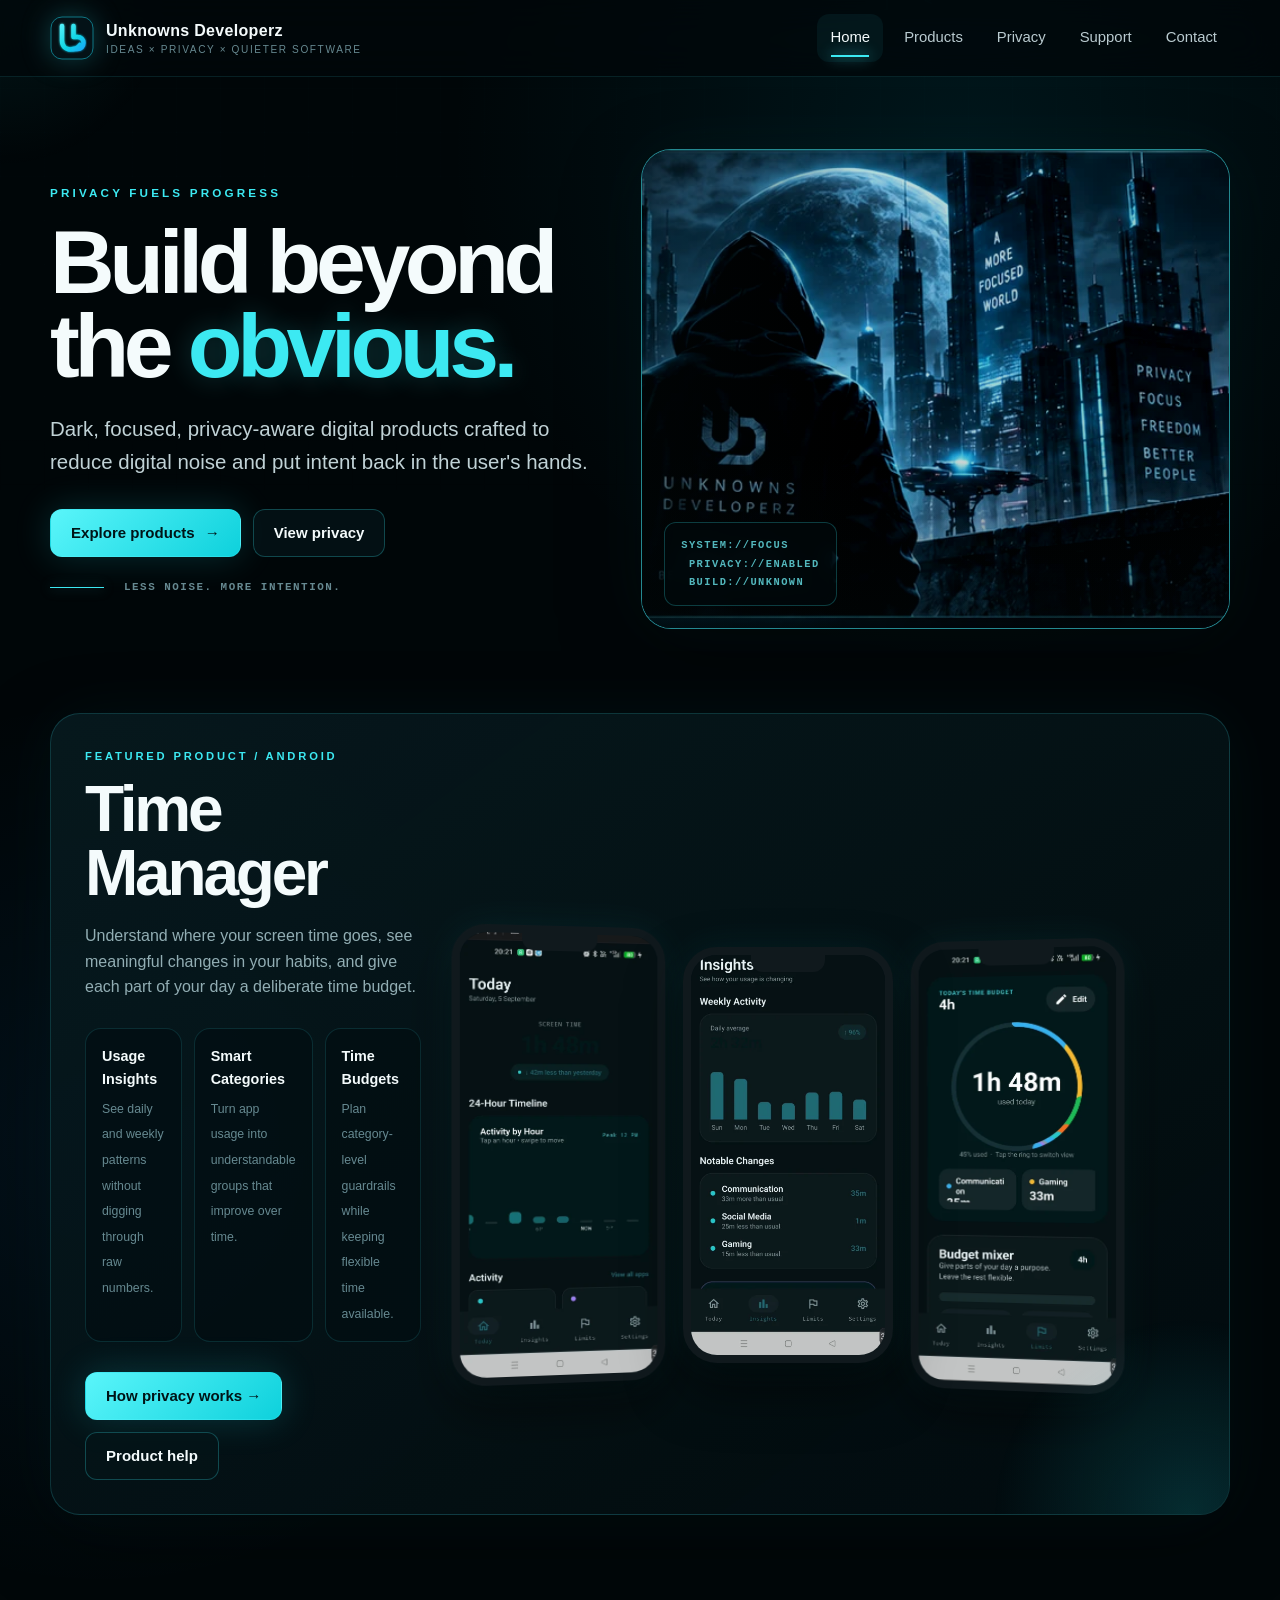
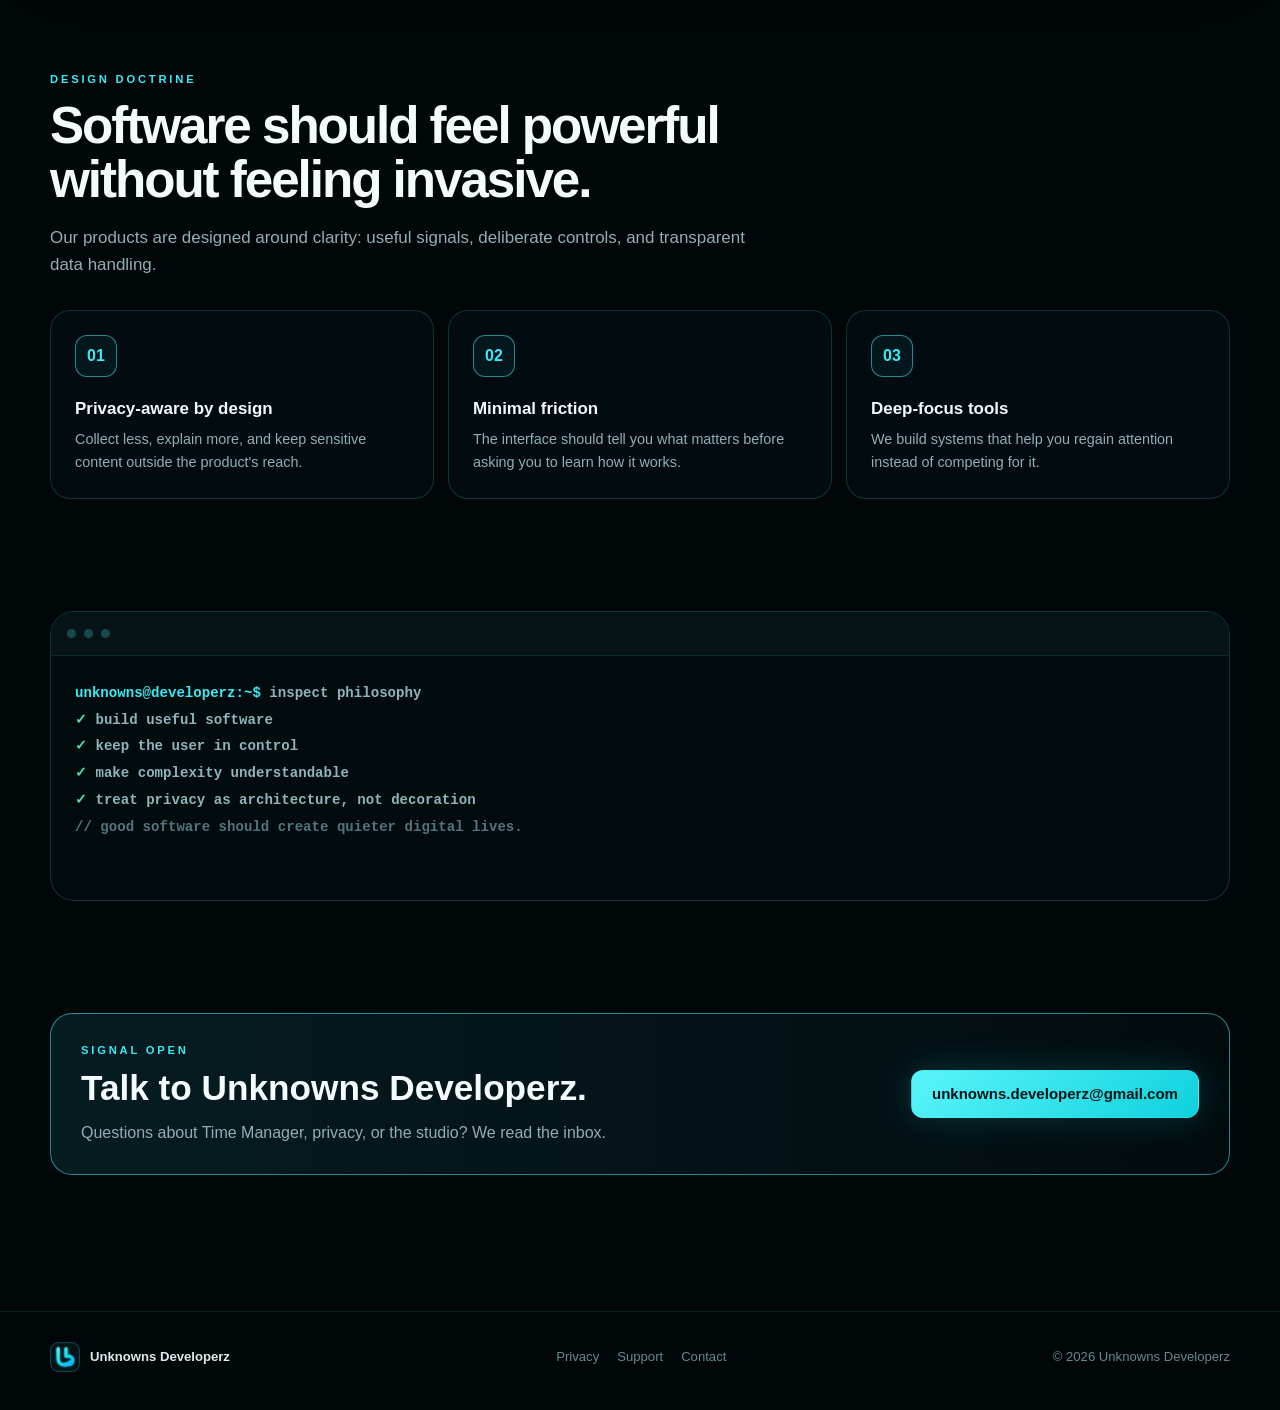
<file: index.html>
<!doctype html>
<html lang="en">
<head>
  <meta name="google-site-verification" content="OIsdJfDUJ1OeatYktnHl2rzhOvoHxpeQetg7ut5iqDo" />
  <meta charset="utf-8" />
  <meta name="viewport" content="width=device-width, initial-scale=1" />
  <meta name="theme-color" content="#010709" />
  <meta name="description" content="Unknowns Developerz builds focused, privacy-aware digital products. Meet Time Manager, a calmer way to understand screen time and build intentional habits." />
  <title>Unknowns Developerz — Build Beyond the Obvious</title>
  <link rel="icon" href="assets/favicon.svg" type="image/svg+xml" />
  <link rel="stylesheet" href="styles.css" />
</head>
<body>
  <a class="skip-link" href="#main">Skip to content</a>
  <canvas id="matrix" aria-hidden="true"></canvas>
  <div class="cursor-glow" aria-hidden="true"></div>

  <header class="site-header">
    <div class="shell nav">
      <a class="brand" href="./" aria-label="Unknowns Developerz home">
        <img src="assets/logo.svg" alt="" />
        <span class="brand-copy"><strong>Unknowns Developerz</strong><span>Ideas × privacy × quieter software</span></span>
      </a>
      <button class="menu-button" type="button" aria-label="Open navigation" aria-expanded="false">☰</button>
      <nav class="nav-links" aria-label="Primary navigation">
        <a class="active" href="./">Home</a>
        <a href="#products">Products</a>
        <a href="privacy/">Privacy</a>
        <a href="support/">Support</a>
        <a href="mailto:unknowns.developerz@gmail.com">Contact</a>
      </nav>
    </div>
  </header>

  <main id="main">
    <section class="hero">
      <div class="shell hero-grid">
        <div class="reveal">
          <div class="eyebrow">Privacy fuels progress</div>
          <h1>Build beyond<br>the <span class="glow">obvious.</span></h1>
          <p class="lead">Dark, focused, privacy-aware digital products crafted to reduce digital noise and put intent back in the user's hands.</p>
          <div class="cta-row">
            <a class="btn primary" href="#products">Explore products <span>→</span></a>
            <a class="btn" href="privacy/">View privacy</a>
          </div>
          <div class="signal-strip">Less noise. More intention.</div>
        </div>
        <div class="hero-art reveal" aria-label="Futuristic Unknowns Developerz cyber city artwork">
          <img src="assets/hero-cyber.webp" alt="A hooded cyber figure overlooking a futuristic neon city" />
          <div class="scanline" aria-hidden="true"></div>
        </div>
      </div>
    </section>

    <section id="products" class="section tight">
      <div class="shell">
        <div class="product-panel reveal">
          <div class="product-grid">
            <div class="product-copy">
              <div class="micro">Featured product / Android</div>
              <h3>Time Manager</h3>
              <p>Understand where your screen time goes, see meaningful changes in your habits, and give each part of your day a deliberate time budget.</p>
              <div class="feature-list">
                <div class="feature-mini"><strong>Usage Insights</strong><span>See daily and weekly patterns without digging through raw numbers.</span></div>
                <div class="feature-mini"><strong>Smart Categories</strong><span>Turn app usage into understandable groups that improve over time.</span></div>
                <div class="feature-mini"><strong>Time Budgets</strong><span>Plan category-level guardrails while keeping flexible time available.</span></div>
              </div>
              <div class="cta-row"><a class="btn primary" href="privacy/">How privacy works →</a><a class="btn" href="support/">Product help</a></div>
            </div>
            <div class="device-stage" aria-label="Time Manager app screens">
              <div class="phone today"><img src="assets/time-manager-today.webp" alt="Time Manager Today screen" /></div>
              <div class="phone insights"><img src="assets/time-manager-insights.webp" alt="Time Manager Insights screen" /></div>
              <div class="phone limits"><img src="assets/time-manager-limits.webp" alt="Time Manager Limits screen" /></div>
            </div>
          </div>
        </div>
      </div>
    </section>

    <section class="section">
      <div class="shell">
        <div class="section-heading reveal">
          <div class="micro">Design doctrine</div>
          <h2>Software should feel powerful without feeling invasive.</h2>
          <p>Our products are designed around clarity: useful signals, deliberate controls, and transparent data handling.</p>
        </div>
        <div class="principles">
          <article class="principle reveal"><div class="icon">01</div><h3>Privacy-aware by design</h3><p>Collect less, explain more, and keep sensitive content outside the product's reach.</p></article>
          <article class="principle reveal"><div class="icon">02</div><h3>Minimal friction</h3><p>The interface should tell you what matters before asking you to learn how it works.</p></article>
          <article class="principle reveal"><div class="icon">03</div><h3>Deep-focus tools</h3><p>We build systems that help you regain attention instead of competing for it.</p></article>
        </div>
      </div>
    </section>

    <section class="section tight">
      <div class="shell">
        <div class="terminal-card reveal" aria-label="Unknowns Developerz system principles">
          <div class="terminal-top"><span class="dot"></span><span class="dot"></span><span class="dot"></span></div>
          <div class="terminal-body">
            <div><span class="prompt">unknowns@developerz:~$</span> inspect philosophy</div>
            <div><span class="ok">✓</span> build useful software</div>
            <div><span class="ok">✓</span> keep the user in control</div>
            <div><span class="ok">✓</span> make complexity understandable</div>
            <div><span class="ok">✓</span> treat privacy as architecture, not decoration</div>
            <div class="dim">// good software should create quieter digital lives.</div>
          </div>
        </div>
      </div>
    </section>

    <section class="section tight">
      <div class="shell contact-band reveal">
        <div><div class="micro">Signal open</div><h2>Talk to Unknowns Developerz.</h2><p>Questions about Time Manager, privacy, or the studio? We read the inbox.</p></div>
        <a class="btn primary" href="mailto:unknowns.developerz@gmail.com">unknowns.developerz@gmail.com</a>
      </div>
    </section>
  </main>

  <footer class="site-footer">
    <div class="shell footer-inner">
      <div class="footer-brand"><img src="assets/logo.svg" alt="" /><span>Unknowns Developerz</span></div>
      <div class="footer-links"><a href="privacy/">Privacy</a><a href="support/">Support</a><a href="mailto:unknowns.developerz@gmail.com">Contact</a></div>
      <div>© 2026 Unknowns Developerz</div>
    </div>
  </footer>
  <script src="app.js"></script>
</body>
</html>
</file>
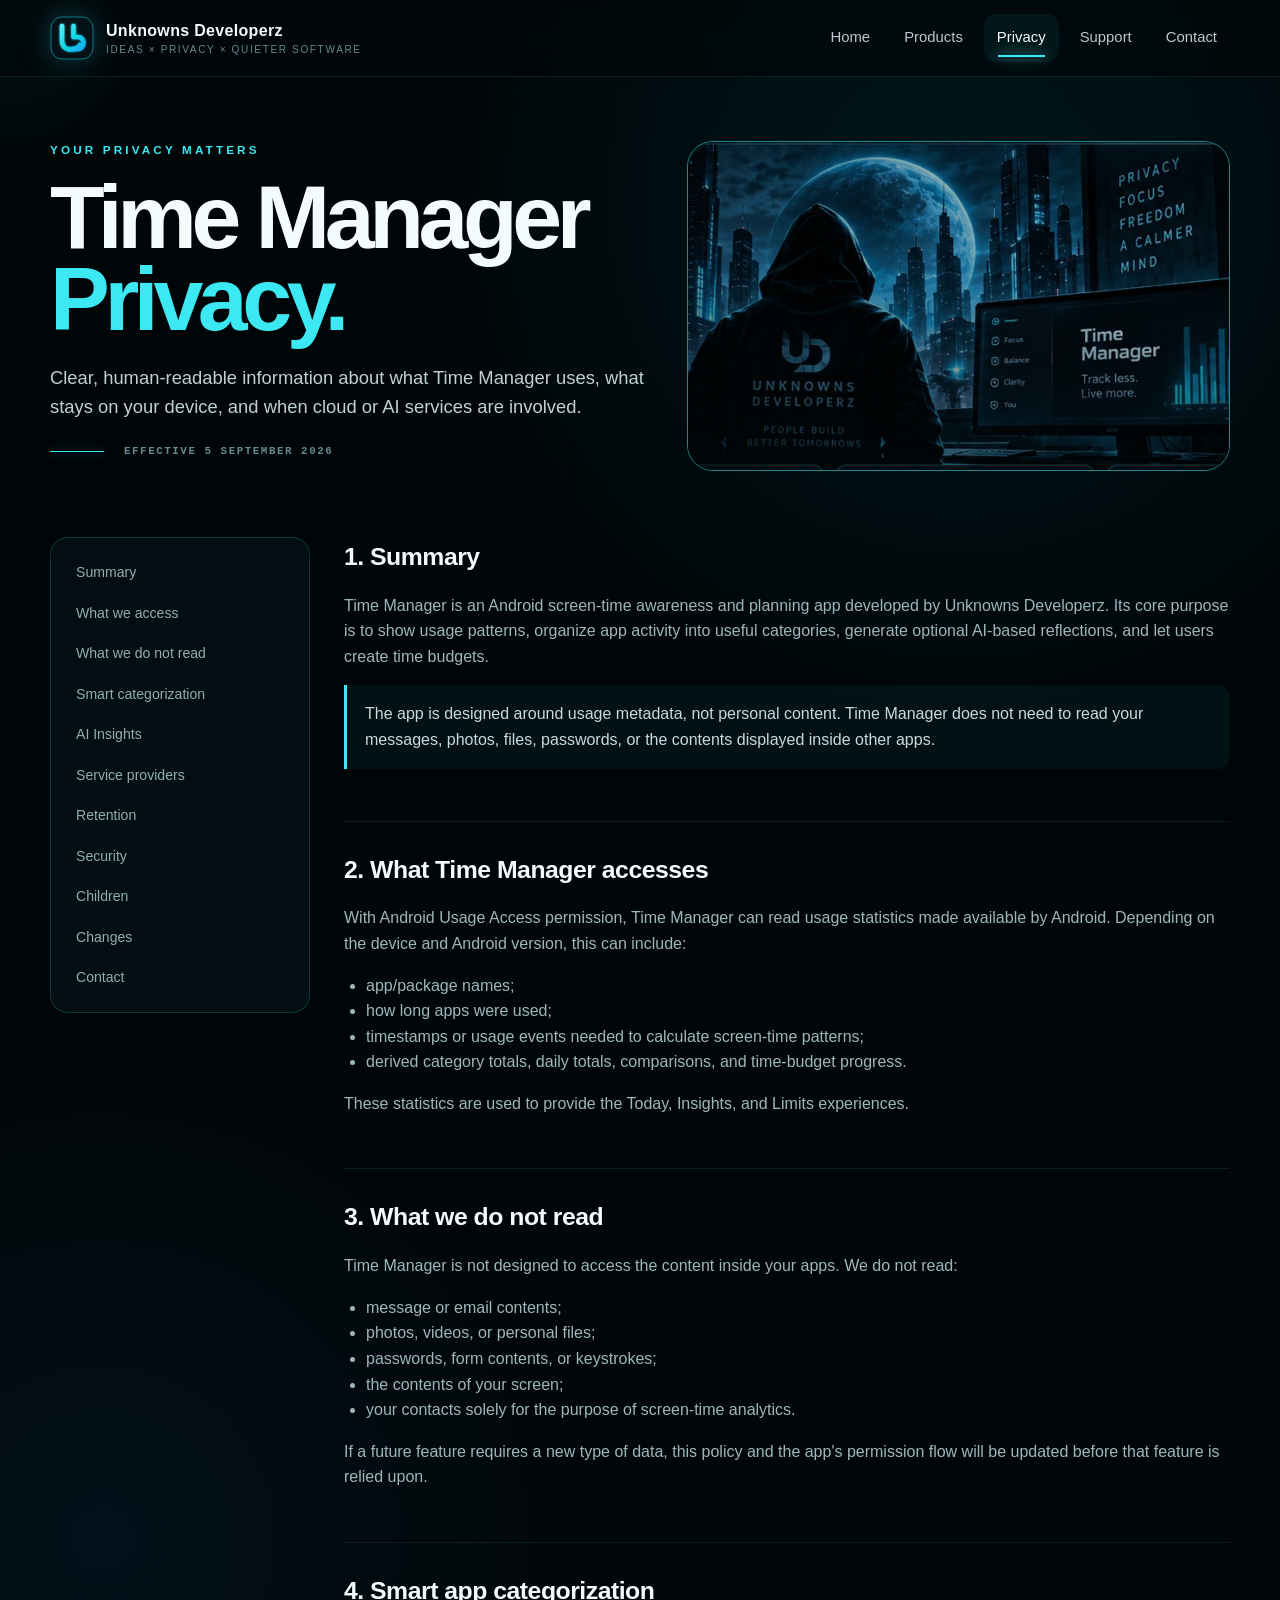
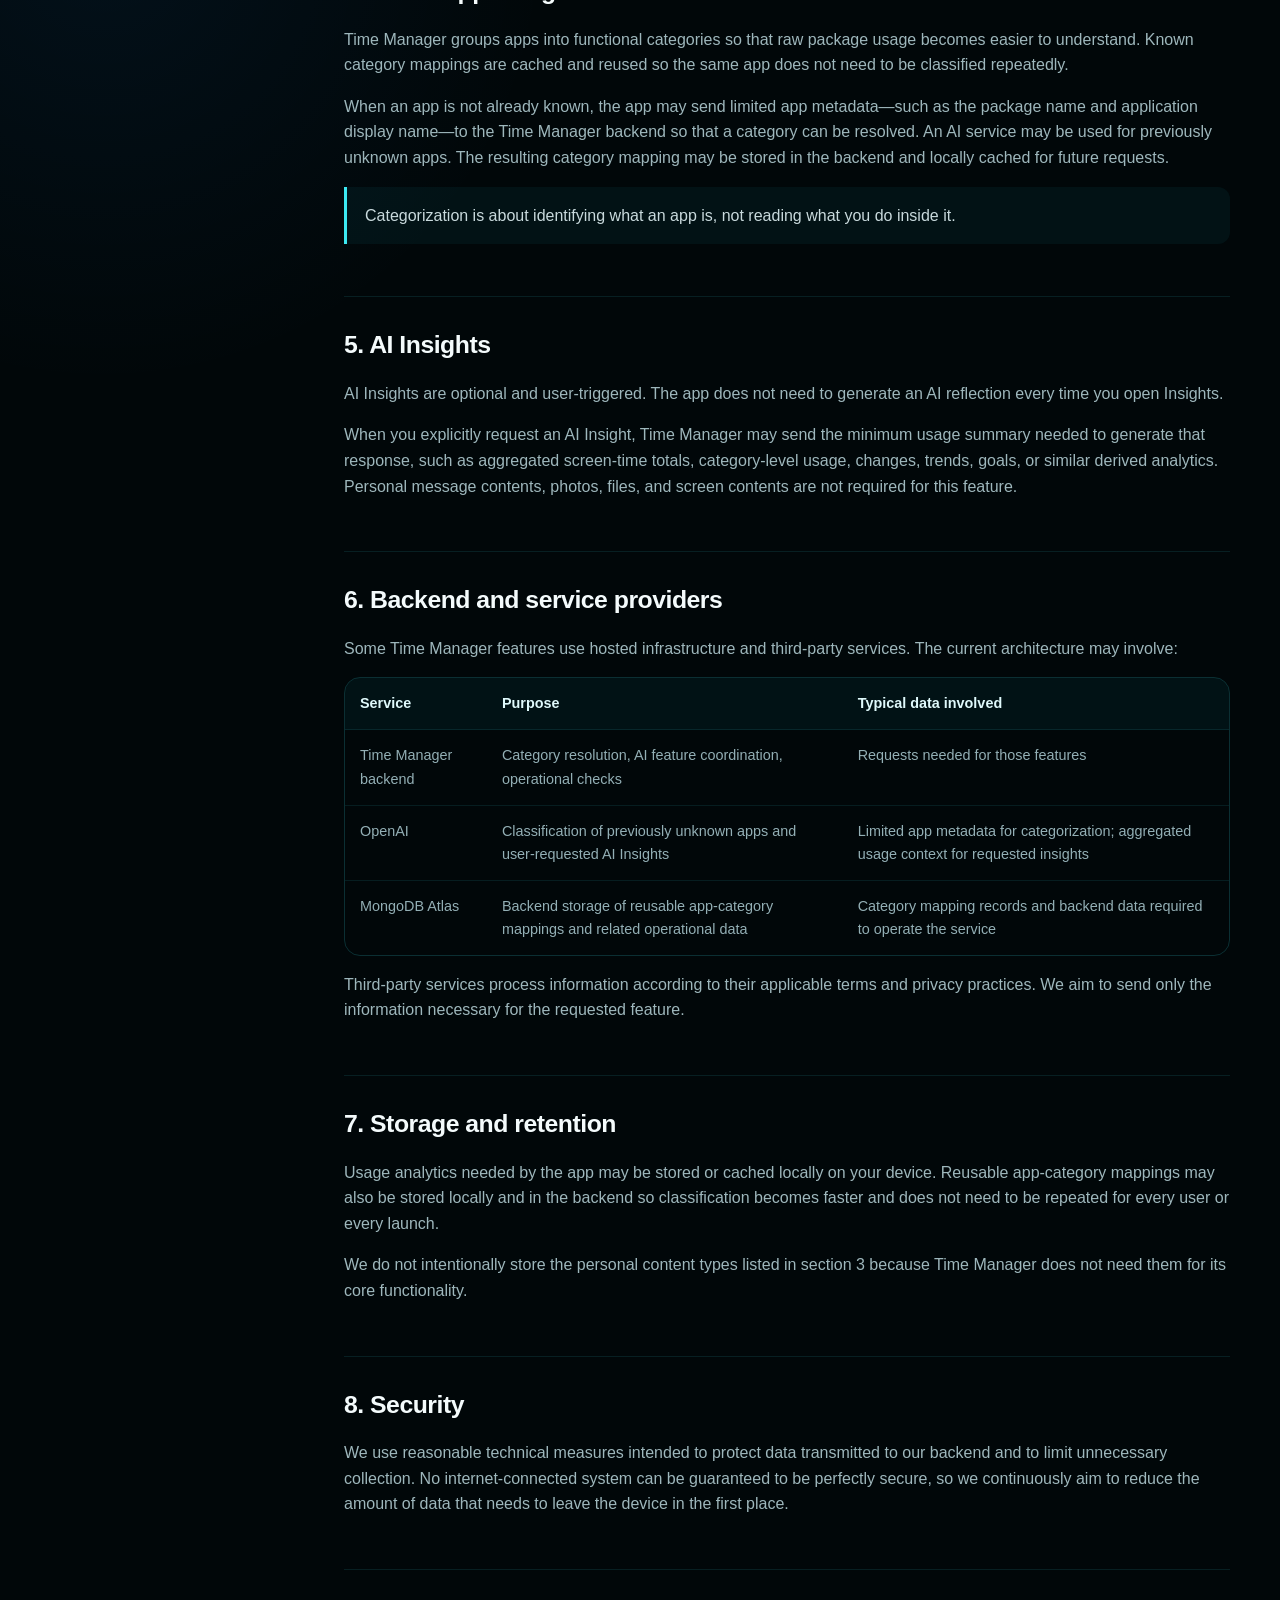
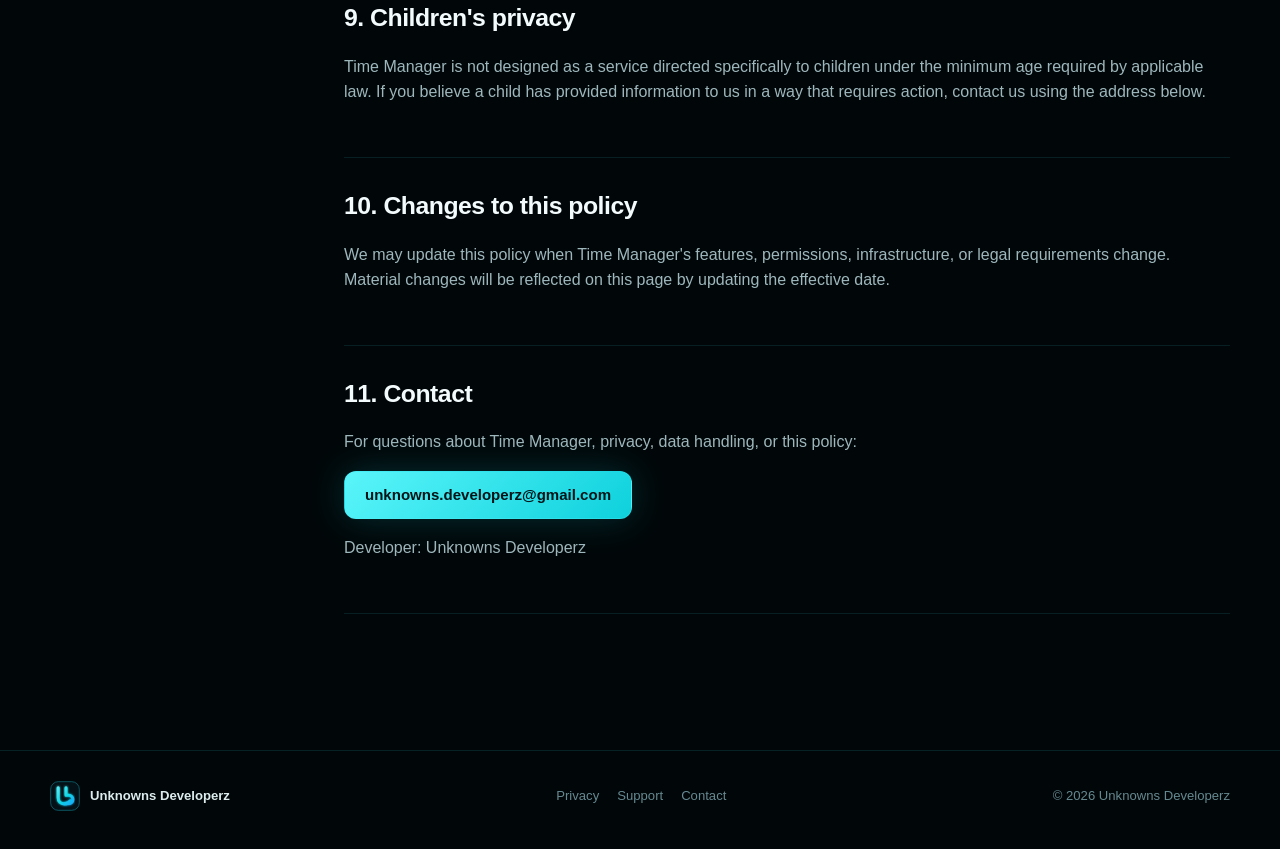
<file: privacy/index.html>
<!doctype html>
<html lang="en">
<head>
  <meta charset="utf-8" />
  <meta name="viewport" content="width=device-width, initial-scale=1" />
  <meta name="theme-color" content="#010709" />
  <meta name="description" content="Privacy Policy for Time Manager by Unknowns Developerz." />
  <title>Time Manager Privacy — Unknowns Developerz</title>
  <link rel="icon" href="../assets/favicon.svg" type="image/svg+xml" />
  <link rel="stylesheet" href="../styles.css" />
</head>
<body>
  <a class="skip-link" href="#main">Skip to content</a>
  <canvas id="matrix" aria-hidden="true"></canvas><div class="cursor-glow" aria-hidden="true"></div>
  <header class="site-header"><div class="shell nav">
    <a class="brand" href="../"><img src="../assets/logo.svg" alt="" /><span class="brand-copy"><strong>Unknowns Developerz</strong><span>Ideas × privacy × quieter software</span></span></a>
    <button class="menu-button" type="button" aria-label="Open navigation" aria-expanded="false">☰</button>
    <nav class="nav-links" aria-label="Primary navigation"><a href="../">Home</a><a href="../#products">Products</a><a class="active" href="./">Privacy</a><a href="../support/">Support</a><a href="mailto:unknowns.developerz@gmail.com">Contact</a></nav>
  </div></header>

  <main id="main">
    <section class="page-hero">
      <div class="shell page-hero-grid">
        <div class="reveal"><div class="eyebrow">Your privacy matters</div><h1>Time Manager<br><span>Privacy.</span></h1><p>Clear, human-readable information about what Time Manager uses, what stays on your device, and when cloud or AI services are involved.</p><div class="signal-strip">Effective 5 September 2026</div></div>
        <div class="page-art reveal"><img src="../assets/privacy-cyber.webp" alt="Futuristic privacy-focused cyber workspace" /></div>
      </div>
    </section>

    <section class="section tight">
      <div class="shell policy-layout">
        <aside class="policy-nav" aria-label="Privacy sections">
          <a href="#summary">Summary</a><a href="#access">What we access</a><a href="#not-read">What we do not read</a><a href="#categorization">Smart categorization</a><a href="#ai">AI Insights</a><a href="#providers">Service providers</a><a href="#retention">Retention</a><a href="#security">Security</a><a href="#children">Children</a><a href="#changes">Changes</a><a href="#contact">Contact</a>
        </aside>
        <article class="policy-content">
          <section id="summary" class="policy-section"><h2>1. Summary</h2><p>Time Manager is an Android screen-time awareness and planning app developed by Unknowns Developerz. Its core purpose is to show usage patterns, organize app activity into useful categories, generate optional AI-based reflections, and let users create time budgets.</p><div class="policy-note">The app is designed around usage metadata, not personal content. Time Manager does not need to read your messages, photos, files, passwords, or the contents displayed inside other apps.</div></section>

          <section id="access" class="policy-section"><h2>2. What Time Manager accesses</h2><p>With Android Usage Access permission, Time Manager can read usage statistics made available by Android. Depending on the device and Android version, this can include:</p><ul><li>app/package names;</li><li>how long apps were used;</li><li>timestamps or usage events needed to calculate screen-time patterns;</li><li>derived category totals, daily totals, comparisons, and time-budget progress.</li></ul><p>These statistics are used to provide the Today, Insights, and Limits experiences.</p></section>

          <section id="not-read" class="policy-section"><h2>3. What we do not read</h2><p>Time Manager is not designed to access the content inside your apps. We do not read:</p><ul><li>message or email contents;</li><li>photos, videos, or personal files;</li><li>passwords, form contents, or keystrokes;</li><li>the contents of your screen;</li><li>your contacts solely for the purpose of screen-time analytics.</li></ul><p>If a future feature requires a new type of data, this policy and the app's permission flow will be updated before that feature is relied upon.</p></section>

          <section id="categorization" class="policy-section"><h2>4. Smart app categorization</h2><p>Time Manager groups apps into functional categories so that raw package usage becomes easier to understand. Known category mappings are cached and reused so the same app does not need to be classified repeatedly.</p><p>When an app is not already known, the app may send limited app metadata—such as the package name and application display name—to the Time Manager backend so that a category can be resolved. An AI service may be used for previously unknown apps. The resulting category mapping may be stored in the backend and locally cached for future requests.</p><div class="policy-note">Categorization is about identifying what an app is, not reading what you do inside it.</div></section>

          <section id="ai" class="policy-section"><h2>5. AI Insights</h2><p>AI Insights are optional and user-triggered. The app does not need to generate an AI reflection every time you open Insights.</p><p>When you explicitly request an AI Insight, Time Manager may send the minimum usage summary needed to generate that response, such as aggregated screen-time totals, category-level usage, changes, trends, goals, or similar derived analytics. Personal message contents, photos, files, and screen contents are not required for this feature.</p></section>

          <section id="providers" class="policy-section"><h2>6. Backend and service providers</h2><p>Some Time Manager features use hosted infrastructure and third-party services. The current architecture may involve:</p>
            <table class="data-table"><thead><tr><th>Service</th><th>Purpose</th><th>Typical data involved</th></tr></thead><tbody>
              <tr><td>Time Manager backend</td><td>Category resolution, AI feature coordination, operational checks</td><td>Requests needed for those features</td></tr>
              <tr><td>OpenAI</td><td>Classification of previously unknown apps and user-requested AI Insights</td><td>Limited app metadata for categorization; aggregated usage context for requested insights</td></tr>
              <tr><td>MongoDB Atlas</td><td>Backend storage of reusable app-category mappings and related operational data</td><td>Category mapping records and backend data required to operate the service</td></tr>
            </tbody></table>
            <p>Third-party services process information according to their applicable terms and privacy practices. We aim to send only the information necessary for the requested feature.</p>
          </section>

          <section id="retention" class="policy-section"><h2>7. Storage and retention</h2><p>Usage analytics needed by the app may be stored or cached locally on your device. Reusable app-category mappings may also be stored locally and in the backend so classification becomes faster and does not need to be repeated for every user or every launch.</p><p>We do not intentionally store the personal content types listed in section 3 because Time Manager does not need them for its core functionality.</p></section>

          <section id="security" class="policy-section"><h2>8. Security</h2><p>We use reasonable technical measures intended to protect data transmitted to our backend and to limit unnecessary collection. No internet-connected system can be guaranteed to be perfectly secure, so we continuously aim to reduce the amount of data that needs to leave the device in the first place.</p></section>

          <section id="children" class="policy-section"><h2>9. Children's privacy</h2><p>Time Manager is not designed as a service directed specifically to children under the minimum age required by applicable law. If you believe a child has provided information to us in a way that requires action, contact us using the address below.</p></section>

          <section id="changes" class="policy-section"><h2>10. Changes to this policy</h2><p>We may update this policy when Time Manager's features, permissions, infrastructure, or legal requirements change. Material changes will be reflected on this page by updating the effective date.</p></section>

          <section id="contact" class="policy-section"><h2>11. Contact</h2><p>For questions about Time Manager, privacy, data handling, or this policy:</p><p><a class="btn primary" href="mailto:unknowns.developerz@gmail.com">unknowns.developerz@gmail.com</a></p><p>Developer: Unknowns Developerz</p></section>
        </article>
      </div>
    </section>
  </main>

  <footer class="site-footer"><div class="shell footer-inner"><div class="footer-brand"><img src="../assets/logo.svg" alt="" /><span>Unknowns Developerz</span></div><div class="footer-links"><a href="./">Privacy</a><a href="../support/">Support</a><a href="mailto:unknowns.developerz@gmail.com">Contact</a></div><div>© 2026 Unknowns Developerz</div></div></footer>
  <script src="../app.js"></script>
</body>
</html>
</file>
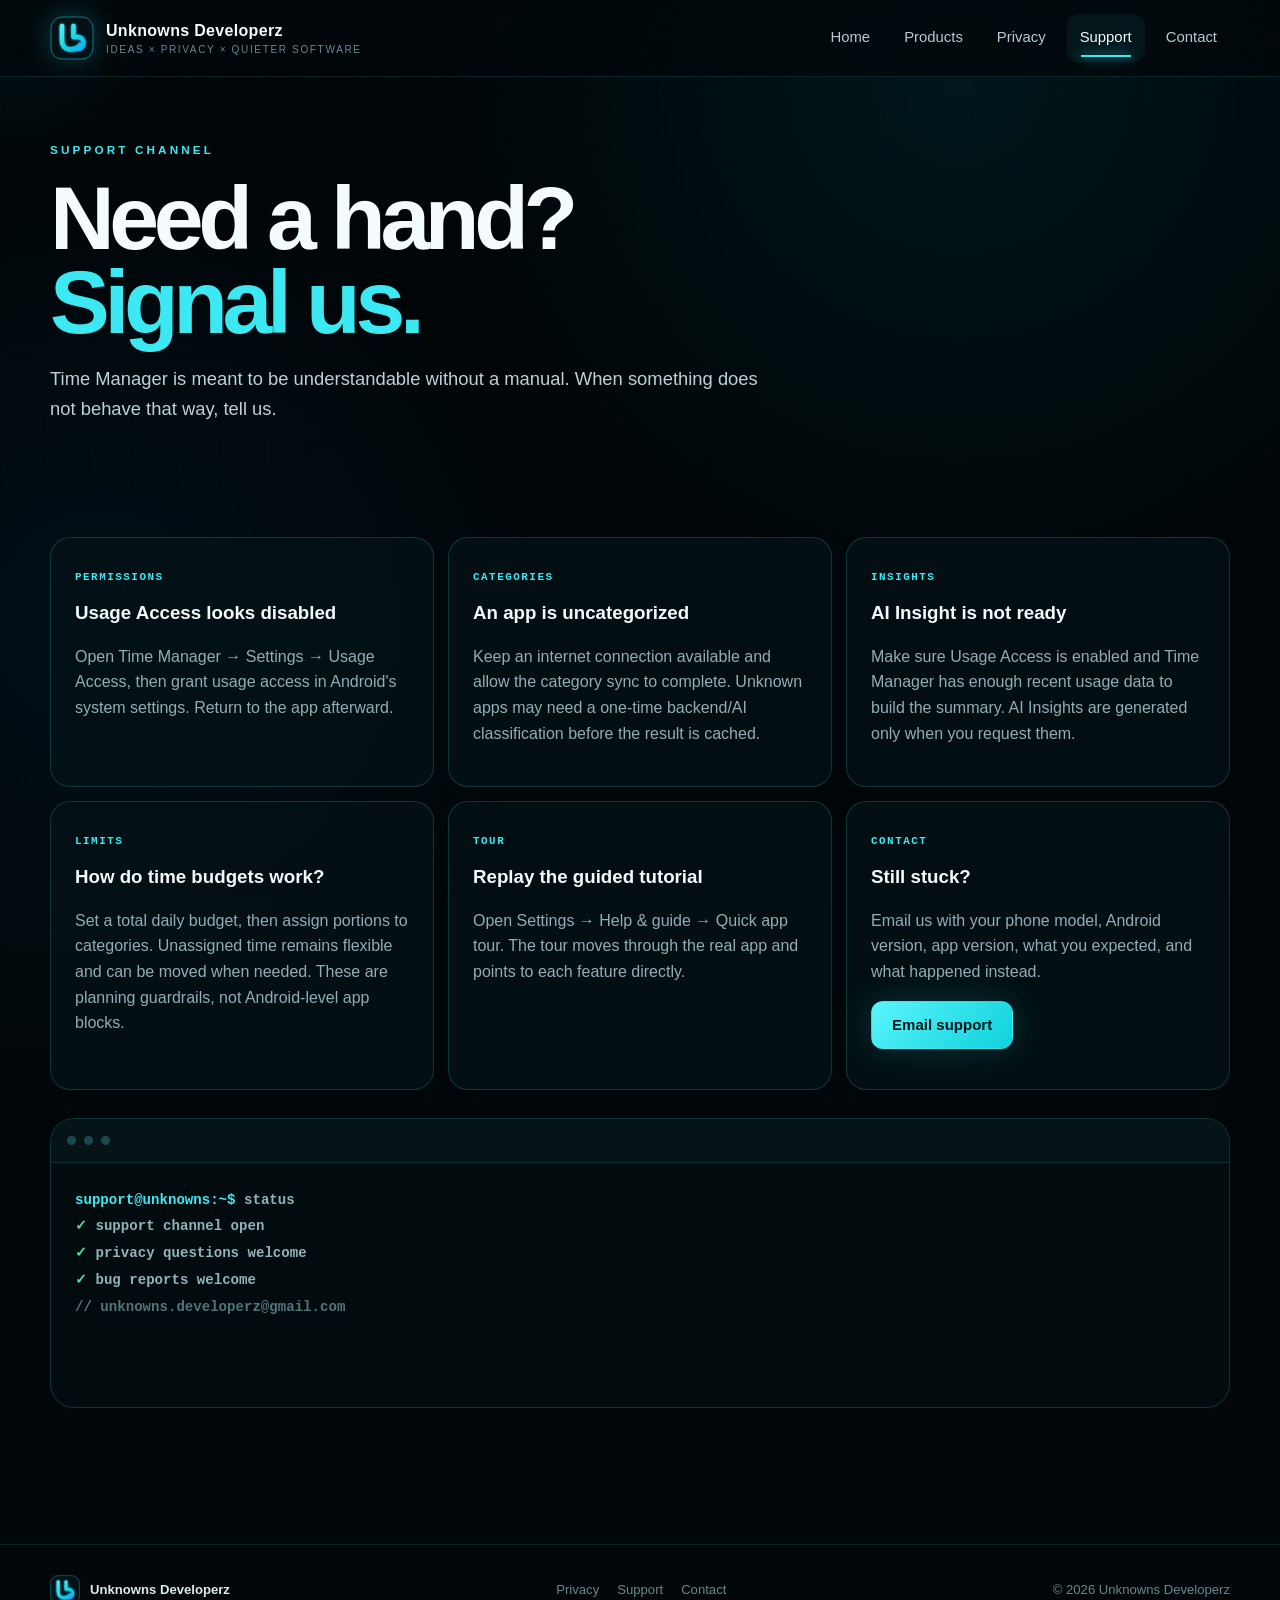
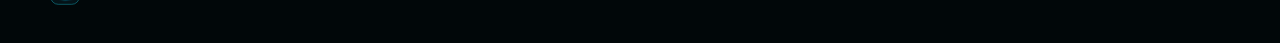
<file: support/index.html>
<!doctype html>
<html lang="en">
<head>
  <meta charset="utf-8" />
  <meta name="viewport" content="width=device-width, initial-scale=1" />
  <meta name="theme-color" content="#010709" />
  <meta name="description" content="Support for Time Manager by Unknowns Developerz." />
  <title>Support — Unknowns Developerz</title>
  <link rel="icon" href="../assets/favicon.svg" type="image/svg+xml" />
  <link rel="stylesheet" href="../styles.css" />
</head>
<body>
  <a class="skip-link" href="#main">Skip to content</a><canvas id="matrix" aria-hidden="true"></canvas><div class="cursor-glow" aria-hidden="true"></div>
  <header class="site-header"><div class="shell nav"><a class="brand" href="../"><img src="../assets/logo.svg" alt="" /><span class="brand-copy"><strong>Unknowns Developerz</strong><span>Ideas × privacy × quieter software</span></span></a><button class="menu-button" type="button" aria-label="Open navigation" aria-expanded="false">☰</button><nav class="nav-links" aria-label="Primary navigation"><a href="../">Home</a><a href="../#products">Products</a><a href="../privacy/">Privacy</a><a class="active" href="./">Support</a><a href="mailto:unknowns.developerz@gmail.com">Contact</a></nav></div></header>
  <main id="main">
    <section class="page-hero"><div class="shell"><div class="eyebrow">Support channel</div><h1 style="font-size:clamp(3rem,7vw,6rem);line-height:.94;letter-spacing:-.06em;margin:16px 0 20px;">Need a hand?<br><span style="color:var(--cyan)">Signal us.</span></h1><p style="color:#bfd1d5;font-size:1.15rem;max-width:720px;">Time Manager is meant to be understandable without a manual. When something does not behave that way, tell us.</p></div></section>
    <section class="section tight"><div class="shell">
      <div class="support-grid">
        <article class="support-card reveal"><span class="tag">Permissions</span><h3>Usage Access looks disabled</h3><p>Open Time Manager → Settings → Usage Access, then grant usage access in Android's system settings. Return to the app afterward.</p></article>
        <article class="support-card reveal"><span class="tag">Categories</span><h3>An app is uncategorized</h3><p>Keep an internet connection available and allow the category sync to complete. Unknown apps may need a one-time backend/AI classification before the result is cached.</p></article>
        <article class="support-card reveal"><span class="tag">Insights</span><h3>AI Insight is not ready</h3><p>Make sure Usage Access is enabled and Time Manager has enough recent usage data to build the summary. AI Insights are generated only when you request them.</p></article>
        <article class="support-card reveal"><span class="tag">Limits</span><h3>How do time budgets work?</h3><p>Set a total daily budget, then assign portions to categories. Unassigned time remains flexible and can be moved when needed. These are planning guardrails, not Android-level app blocks.</p></article>
        <article class="support-card reveal"><span class="tag">Tour</span><h3>Replay the guided tutorial</h3><p>Open Settings → Help & guide → Quick app tour. The tour moves through the real app and points to each feature directly.</p></article>
        <article class="support-card reveal"><span class="tag">Contact</span><h3>Still stuck?</h3><p>Email us with your phone model, Android version, app version, what you expected, and what happened instead.</p><p><a class="btn primary" href="mailto:unknowns.developerz@gmail.com">Email support</a></p></article>
      </div>
      <div class="terminal-card reveal" style="margin-top:28px"><div class="terminal-top"><span class="dot"></span><span class="dot"></span><span class="dot"></span></div><div class="terminal-body"><div><span class="prompt">support@unknowns:~$</span> status</div><div><span class="ok">✓</span> support channel open</div><div><span class="ok">✓</span> privacy questions welcome</div><div><span class="ok">✓</span> bug reports welcome</div><div class="dim">// unknowns.developerz@gmail.com</div></div></div>
    </div></section>
  </main>
  <footer class="site-footer"><div class="shell footer-inner"><div class="footer-brand"><img src="../assets/logo.svg" alt="" /><span>Unknowns Developerz</span></div><div class="footer-links"><a href="../privacy/">Privacy</a><a href="./">Support</a><a href="mailto:unknowns.developerz@gmail.com">Contact</a></div><div>© 2026 Unknowns Developerz</div></div></footer>
  <script src="../app.js"></script>
</body>
</html>
</file>
<file: styles.css>
:root {
  --bg: #010709;
  --bg-2: #031014;
  --panel: rgba(5, 22, 27, .72);
  --panel-solid: #07191e;
  --panel-hi: rgba(9, 35, 42, .92);
  --line: rgba(65, 234, 244, .18);
  --line-hi: rgba(65, 234, 244, .55);
  --cyan: #3ce9f2;
  --cyan-2: #0ecbd7;
  --blue: #4f9cff;
  --text: #f4fbfc;
  --muted: #92aeb4;
  --muted-2: #668991;
  --success: #4de0a8;
  --danger: #ff6f91;
  --radius: 24px;
  --shadow: 0 26px 80px rgba(0,0,0,.35), 0 0 70px rgba(18, 215, 226, .05);
  --max: 1180px;
}

* { box-sizing: border-box; }
html { scroll-behavior: smooth; }
body {
  margin: 0;
  background:
    radial-gradient(circle at 75% 5%, rgba(0, 174, 204, .10), transparent 32rem),
    radial-gradient(circle at 8% 38%, rgba(28, 145, 255, .07), transparent 28rem),
    var(--bg);
  color: var(--text);
  font-family: Inter, ui-sans-serif, -apple-system, BlinkMacSystemFont, "Segoe UI", Roboto, Helvetica, Arial, sans-serif;
  line-height: 1.6;
  min-height: 100vh;
  overflow-x: hidden;
}

body::before {
  content: "";
  position: fixed;
  inset: 0;
  z-index: -3;
  opacity: .27;
  pointer-events: none;
  background-image:
    linear-gradient(rgba(54, 218, 229, .045) 1px, transparent 1px),
    linear-gradient(90deg, rgba(54, 218, 229, .045) 1px, transparent 1px);
  background-size: 44px 44px;
  mask-image: linear-gradient(to bottom, black, transparent 80%);
}

#matrix {
  position: fixed;
  inset: 0;
  z-index: -2;
  opacity: .11;
  pointer-events: none;
}

.cursor-glow {
  position: fixed;
  width: 360px;
  height: 360px;
  border-radius: 50%;
  background: radial-gradient(circle, rgba(32, 229, 239, .075), transparent 66%);
  transform: translate(-50%, -50%);
  pointer-events: none;
  z-index: -1;
  transition: opacity .2s ease;
}

a { color: inherit; text-decoration: none; }
img { display: block; max-width: 100%; }
button, a { -webkit-tap-highlight-color: transparent; }

.skip-link {
  position: fixed;
  left: 18px;
  top: -60px;
  padding: 10px 16px;
  background: var(--cyan);
  color: #001013;
  border-radius: 10px;
  z-index: 1000;
  font-weight: 800;
}
.skip-link:focus { top: 12px; }

.shell { width: min(calc(100% - 40px), var(--max)); margin-inline: auto; }

.site-header {
  position: sticky;
  top: 0;
  z-index: 100;
  border-bottom: 1px solid rgba(61, 226, 237, .12);
  background: rgba(1, 7, 9, .78);
  backdrop-filter: blur(18px) saturate(150%);
}
.nav {
  height: 76px;
  display: flex;
  align-items: center;
  justify-content: space-between;
  gap: 28px;
}
.brand { display: inline-flex; align-items: center; gap: 12px; min-width: 260px; }
.brand img { width: 44px; height: 44px; filter: drop-shadow(0 0 14px rgba(53, 230, 239, .25)); }
.brand-copy strong { display: block; font-size: 1rem; letter-spacing: .02em; }
.brand-copy span {
  display: block;
  color: var(--muted-2);
  margin-top: -2px;
  font-size: .63rem;
  letter-spacing: .16em;
  text-transform: uppercase;
}
.nav-links { display: flex; align-items: center; gap: 8px; }
.nav-links a {
  position: relative;
  color: #b9cbd0;
  font-size: .93rem;
  padding: 12px 13px;
  border-radius: 12px;
  transition: .2s ease;
}
.nav-links a:hover, .nav-links a.active { color: var(--text); background: rgba(61, 232, 241, .06); }
.nav-links a.active::after {
  content: "";
  position: absolute;
  left: 14px; right: 14px; bottom: 5px;
  height: 2px;
  background: var(--cyan);
  box-shadow: 0 0 14px var(--cyan);
}
.menu-button {
  display: none;
  width: 44px; height: 44px;
  border-radius: 12px;
  border: 1px solid var(--line);
  color: var(--text);
  background: rgba(3, 19, 23, .8);
  font-size: 1.3rem;
  cursor: pointer;
}

.hero { padding: 72px 0 50px; }
.hero-grid {
  display: grid;
  grid-template-columns: 1fr 1.08fr;
  align-items: center;
  gap: 46px;
}
.eyebrow {
  color: var(--cyan);
  font-size: .73rem;
  font-weight: 800;
  letter-spacing: .27em;
  text-transform: uppercase;
}
.hero h1 {
  font-size: clamp(3.4rem, 7vw, 6.8rem);
  line-height: .94;
  letter-spacing: -.06em;
  margin: 17px 0 25px;
  max-width: 720px;
}
.hero h1 .glow {
  color: var(--cyan);
  text-shadow: 0 0 28px rgba(61, 234, 242, .24);
}
.hero .lead {
  color: #c0d2d6;
  font-size: clamp(1.08rem, 2vw, 1.28rem);
  max-width: 570px;
}
.cta-row { display: flex; flex-wrap: wrap; gap: 12px; margin-top: 30px; }
.btn {
  display: inline-flex;
  align-items: center;
  justify-content: center;
  gap: 10px;
  min-height: 48px;
  padding: 0 20px;
  border-radius: 12px;
  border: 1px solid rgba(54, 232, 241, .26);
  background: rgba(4, 20, 24, .75);
  color: var(--text);
  font-weight: 800;
  font-size: .94rem;
  transition: transform .18s ease, border-color .18s ease, box-shadow .18s ease, background .18s ease;
}
.btn:hover { transform: translateY(-2px); border-color: var(--line-hi); box-shadow: 0 12px 36px rgba(12, 214, 225, .09); }
.btn.primary {
  background: linear-gradient(135deg, #5af5fa, #0ed1dc);
  color: #001417;
  box-shadow: 0 0 36px rgba(31, 226, 237, .18);
}

.hero-art {
  position: relative;
  min-height: 480px;
  border: 1px solid var(--line-hi);
  border-radius: 30px;
  overflow: hidden;
  box-shadow: var(--shadow);
  isolation: isolate;
  background: #031117;
}
.hero-art img { position: absolute; inset: 0; width: 100%; height: 100%; object-fit: cover; object-position: 56% center; filter: saturate(.93) contrast(1.05) brightness(.86); }
.hero-art::before {
  content: ""; position: absolute; inset: 0; z-index: 1;
  background: linear-gradient(90deg, rgba(1,8,10,.45), transparent 38%, rgba(0,7,10,.08)), linear-gradient(0deg, rgba(1,7,9,.5), transparent 36%);
}
.hero-art::after {
  content: "SYSTEM://FOCUS\A  PRIVACY://ENABLED\A  BUILD://UNKNOWN";
  white-space: pre;
  position: absolute;
  left: 22px; bottom: 22px; z-index: 2;
  font: 700 .65rem/1.8 ui-monospace, SFMono-Regular, Menlo, monospace;
  letter-spacing: .14em;
  color: rgba(109, 241, 247, .76);
  padding: 13px 16px;
  background: rgba(0, 10, 13, .68);
  border: 1px solid rgba(52, 232, 241, .24);
  border-radius: 12px;
  backdrop-filter: blur(8px);
}
.scanline { position: absolute; z-index: 3; left: 0; right: 0; height: 1px; background: rgba(74, 242, 248, .65); box-shadow: 0 0 12px var(--cyan); animation: scan 5s linear infinite; opacity: .35; }
@keyframes scan { 0% { top: -2%; } 100% { top: 102%; } }

.signal-strip { display: flex; gap: 20px; align-items: center; margin-top: 24px; color: var(--muted-2); font: 700 .68rem/1.2 ui-monospace, SFMono-Regular, Menlo, monospace; letter-spacing: .14em; text-transform: uppercase; }
.signal-strip::before { content: ""; width: 54px; height: 1px; background: var(--cyan); box-shadow: 0 0 12px rgba(61, 234, 242, .5); }

.section { padding: 78px 0; }
.section.tight { padding-top: 34px; }
.section-heading { max-width: 720px; margin-bottom: 32px; }
.section-heading h2 { font-size: clamp(2rem, 4vw, 3.25rem); line-height: 1.05; letter-spacing: -.04em; margin: 10px 0 14px; }
.section-heading p { color: var(--muted); font-size: 1.06rem; }

.product-panel {
  position: relative;
  overflow: hidden;
  border: 1px solid var(--line);
  border-radius: 30px;
  padding: 34px;
  background: linear-gradient(145deg, rgba(7, 27, 32, .86), rgba(2, 12, 15, .76));
  box-shadow: var(--shadow);
}
.product-panel::after {
  content: ""; position: absolute; width: 420px; height: 420px; border-radius: 50%; right: -170px; bottom: -210px;
  background: radial-gradient(circle, rgba(28, 221, 232, .16), transparent 66%); pointer-events: none;
}
.product-grid { display: grid; grid-template-columns: .82fr 1.18fr; gap: 34px; align-items: center; }
.product-copy h3 { font-size: clamp(2.5rem, 5vw, 4rem); line-height: 1; margin: 11px 0 18px; letter-spacing: -.05em; }
.product-copy p { color: var(--muted); }
.micro { color: var(--cyan); font-size: .7rem; font-weight: 800; letter-spacing: .25em; text-transform: uppercase; }
.feature-list { display: grid; grid-template-columns: repeat(3, 1fr); gap: 12px; margin-top: 28px; }
.feature-mini { border: 1px solid rgba(59, 226, 236, .14); background: rgba(2, 15, 18, .72); padding: 16px; border-radius: 16px; }
.feature-mini strong { display: block; font-size: .9rem; margin-bottom: 4px; }
.feature-mini span { color: var(--muted-2); font-size: .77rem; }

.device-stage { display: flex; align-items: end; justify-content: center; gap: 18px; min-height: 530px; padding: 18px 0 0; perspective: 1200px; }
.phone {
  position: relative;
  width: 210px;
  border: 8px solid #10191d;
  border-radius: 34px;
  overflow: hidden;
  background: #011015;
  box-shadow: 0 26px 54px rgba(0,0,0,.5), 0 0 38px rgba(40, 225, 236, .08);
}
.phone::before { content: ""; position: absolute; width: 74px; height: 18px; border-radius: 0 0 12px 12px; background: #10191d; left: 50%; transform: translateX(-50%); top: -1px; z-index: 2; }
.phone img { width: 100%; }
.phone.today { transform: rotateY(10deg) translateY(4px); }
.phone.insights { transform: translateY(-16px); z-index: 2; }
.phone.limits { transform: rotateY(-10deg) translateY(12px); }

.principles { display: grid; grid-template-columns: repeat(3, 1fr); gap: 14px; }
.principle { padding: 24px; border: 1px solid var(--line); border-radius: 20px; background: rgba(4, 17, 21, .64); }
.principle .icon { width: 42px; height: 42px; display: grid; place-items: center; border: 1px solid var(--line-hi); border-radius: 12px; color: var(--cyan); margin-bottom: 18px; background: rgba(55, 232, 241, .05); font-weight: 900; }
.principle h3 { margin: 0 0 6px; font-size: 1.06rem; }
.principle p { margin: 0; color: var(--muted); font-size: .9rem; }

.terminal-card {
  position: relative;
  border: 1px solid var(--line);
  border-radius: 24px;
  background: #020c0f;
  overflow: hidden;
  min-height: 290px;
}
.terminal-top { height: 44px; display: flex; align-items: center; gap: 8px; padding: 0 16px; border-bottom: 1px solid rgba(63,230,240,.1); background: #061418; }
.dot { width: 9px; height: 9px; border-radius: 50%; background: #19484f; }
.terminal-body { padding: 24px; font: 600 .88rem/1.9 ui-monospace, SFMono-Regular, Menlo, monospace; color: #8fb4ba; }
.terminal-body .prompt { color: var(--cyan); }
.terminal-body .ok { color: var(--success); }
.terminal-body .dim { color: #52747a; }

.contact-band { display: grid; grid-template-columns: 1fr auto; align-items: center; gap: 24px; padding: 28px 30px; border: 1px solid var(--line-hi); border-radius: 22px; background: linear-gradient(90deg, rgba(7,32,38,.85), rgba(2,13,16,.9)); }
.contact-band h2 { margin: 0 0 4px; font-size: clamp(1.5rem, 3vw, 2.2rem); }
.contact-band p { margin: 0; color: var(--muted); }

.site-footer { border-top: 1px solid rgba(63, 230, 240, .12); margin-top: 58px; padding: 30px 0 38px; color: var(--muted-2); font-size: .82rem; }
.footer-inner { display: flex; gap: 20px; align-items: center; justify-content: space-between; }
.footer-brand { display: flex; align-items: center; gap: 10px; color: #dcebed; font-weight: 800; }
.footer-brand img { width: 30px; height: 30px; }
.footer-links { display: flex; gap: 18px; flex-wrap: wrap; }
.footer-links a:hover { color: var(--cyan); }

/* secondary pages */
.page-hero { padding: 64px 0 32px; }
.page-hero-grid { display: grid; grid-template-columns: 1fr .9fr; gap: 34px; align-items: stretch; }
.page-hero h1 { font-size: clamp(3.1rem, 7vw, 6.2rem); line-height: .92; margin: 16px 0 22px; letter-spacing: -.06em; }
.page-hero h1 span { color: var(--cyan); }
.page-hero p { color: #bfd1d5; font-size: 1.15rem; max-width: 660px; }
.page-art { min-height: 330px; overflow: hidden; border-radius: 26px; border: 1px solid var(--line-hi); position: relative; }
.page-art img { width: 100%; height: 100%; object-fit: cover; filter: brightness(.82) saturate(.9); }
.page-art::after { content: ""; position: absolute; inset: 0; background: linear-gradient(90deg, rgba(0,7,9,.28), transparent), linear-gradient(0deg, rgba(0,7,9,.45), transparent 55%); }

.policy-layout { display: grid; grid-template-columns: 260px minmax(0,1fr); gap: 34px; align-items: start; }
.policy-nav { position: sticky; top: 96px; border: 1px solid var(--line); background: rgba(3,17,21,.78); border-radius: 18px; padding: 14px; }
.policy-nav a { display: block; color: var(--muted); padding: 9px 11px; border-radius: 9px; font-size: .88rem; }
.policy-nav a:hover { color: var(--text); background: rgba(61,233,242,.06); }
.policy-content { min-width: 0; }
.policy-section { scroll-margin-top: 105px; padding: 28px 0 36px; border-bottom: 1px solid rgba(62,226,236,.11); }
.policy-section:first-child { padding-top: 0; }
.policy-section h2 { font-size: 1.55rem; margin: 0 0 12px; letter-spacing: -.02em; }
.policy-section h3 { font-size: 1.05rem; margin: 22px 0 8px; }
.policy-section p, .policy-section li { color: #9eb7bc; }
.policy-section ul { padding-left: 22px; }
.policy-note { margin: 16px 0; padding: 16px 18px; border-left: 3px solid var(--cyan); background: rgba(43,218,228,.055); border-radius: 0 12px 12px 0; color: #c9dadd; }
.data-table { width: 100%; border-collapse: separate; border-spacing: 0; overflow: hidden; border: 1px solid var(--line); border-radius: 16px; font-size: .9rem; }
.data-table th, .data-table td { text-align: left; padding: 14px 15px; border-bottom: 1px solid rgba(62,226,236,.10); vertical-align: top; }
.data-table th { color: #dff9fb; background: rgba(34,211,222,.055); }
.data-table td { color: #93afb5; }
.data-table tr:last-child td { border-bottom: 0; }

.support-grid { display: grid; grid-template-columns: repeat(3,1fr); gap: 14px; margin-top: 30px; }
.support-card { padding: 24px; border: 1px solid var(--line); border-radius: 20px; background: rgba(5,19,23,.7); }
.support-card h3 { margin: 10px 0 8px; }
.support-card p { color: var(--muted); }
.support-card .tag { display: inline-block; color: var(--cyan); font: 800 .68rem/1 ui-monospace, monospace; letter-spacing: .14em; text-transform: uppercase; }

.reveal { opacity: 0; transform: translateY(16px); transition: opacity .55s ease, transform .55s ease; }
.reveal.show { opacity: 1; transform: none; }

@media (max-width: 980px) {
  .hero-grid, .product-grid, .page-hero-grid { grid-template-columns: 1fr; }
  .hero-art { min-height: 420px; }
  .product-copy { max-width: 690px; }
  .device-stage { min-height: unset; }
  .phone { width: 185px; }
  .policy-layout { grid-template-columns: 1fr; }
  .policy-nav { position: static; display: flex; overflow-x: auto; gap: 4px; }
  .policy-nav a { white-space: nowrap; }
}

@media (max-width: 760px) {
  .shell { width: min(calc(100% - 28px), var(--max)); }
  .nav { height: 68px; }
  .brand { min-width: 0; }
  .brand-copy span { display: none; }
  .menu-button { display: grid; place-items: center; }
  .nav-links {
    display: none;
    position: absolute;
    top: 68px; left: 14px; right: 14px;
    padding: 10px;
    flex-direction: column;
    align-items: stretch;
    border: 1px solid var(--line);
    border-radius: 16px;
    background: rgba(1,11,14,.97);
    box-shadow: 0 18px 60px rgba(0,0,0,.55);
  }
  .nav-links.open { display: flex; }
  .hero { padding-top: 46px; }
  .hero h1 { font-size: clamp(3.1rem, 17vw, 5rem); }
  .hero-art { min-height: 360px; }
  .feature-list, .principles, .support-grid { grid-template-columns: 1fr; }
  .product-panel { padding: 24px 18px; }
  .device-stage { gap: 8px; overflow: hidden; justify-content: center; }
  .phone { width: 36%; border-width: 5px; border-radius: 22px; }
  .phone::before { width: 48px; height: 11px; }
  .contact-band { grid-template-columns: 1fr; }
  .contact-band .btn { width: 100%; }
  .footer-inner { flex-direction: column; align-items: flex-start; }
  .page-hero { padding-top: 42px; }
  .page-hero h1 { font-size: clamp(3rem, 15vw, 4.6rem); }
  .page-art { min-height: 260px; }
  .data-table { display: block; overflow-x: auto; }
}

@media (prefers-reduced-motion: reduce) {
  html { scroll-behavior: auto; }
  *, *::before, *::after { animation-duration: .001ms !important; animation-iteration-count: 1 !important; transition-duration: .001ms !important; }
  #matrix, .cursor-glow, .scanline { display: none; }
  .reveal { opacity: 1; transform: none; }
}
</file>
